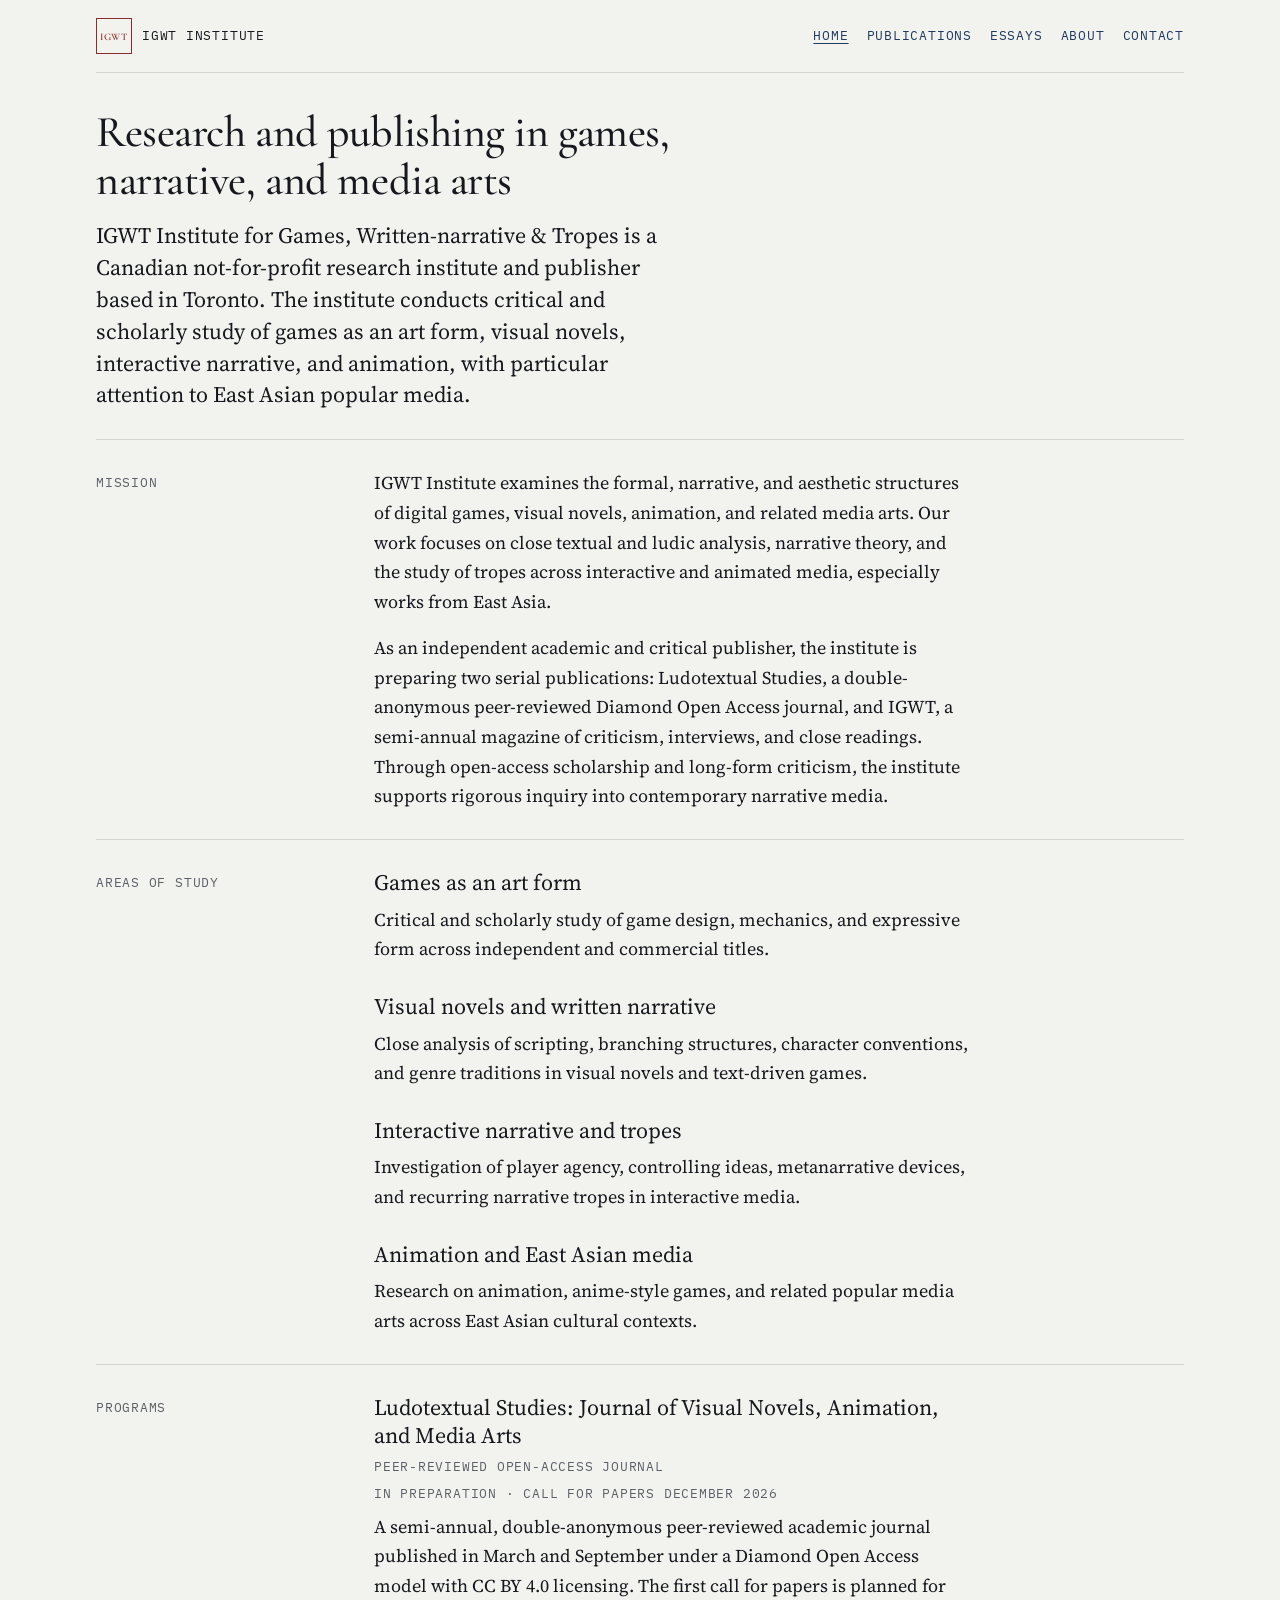
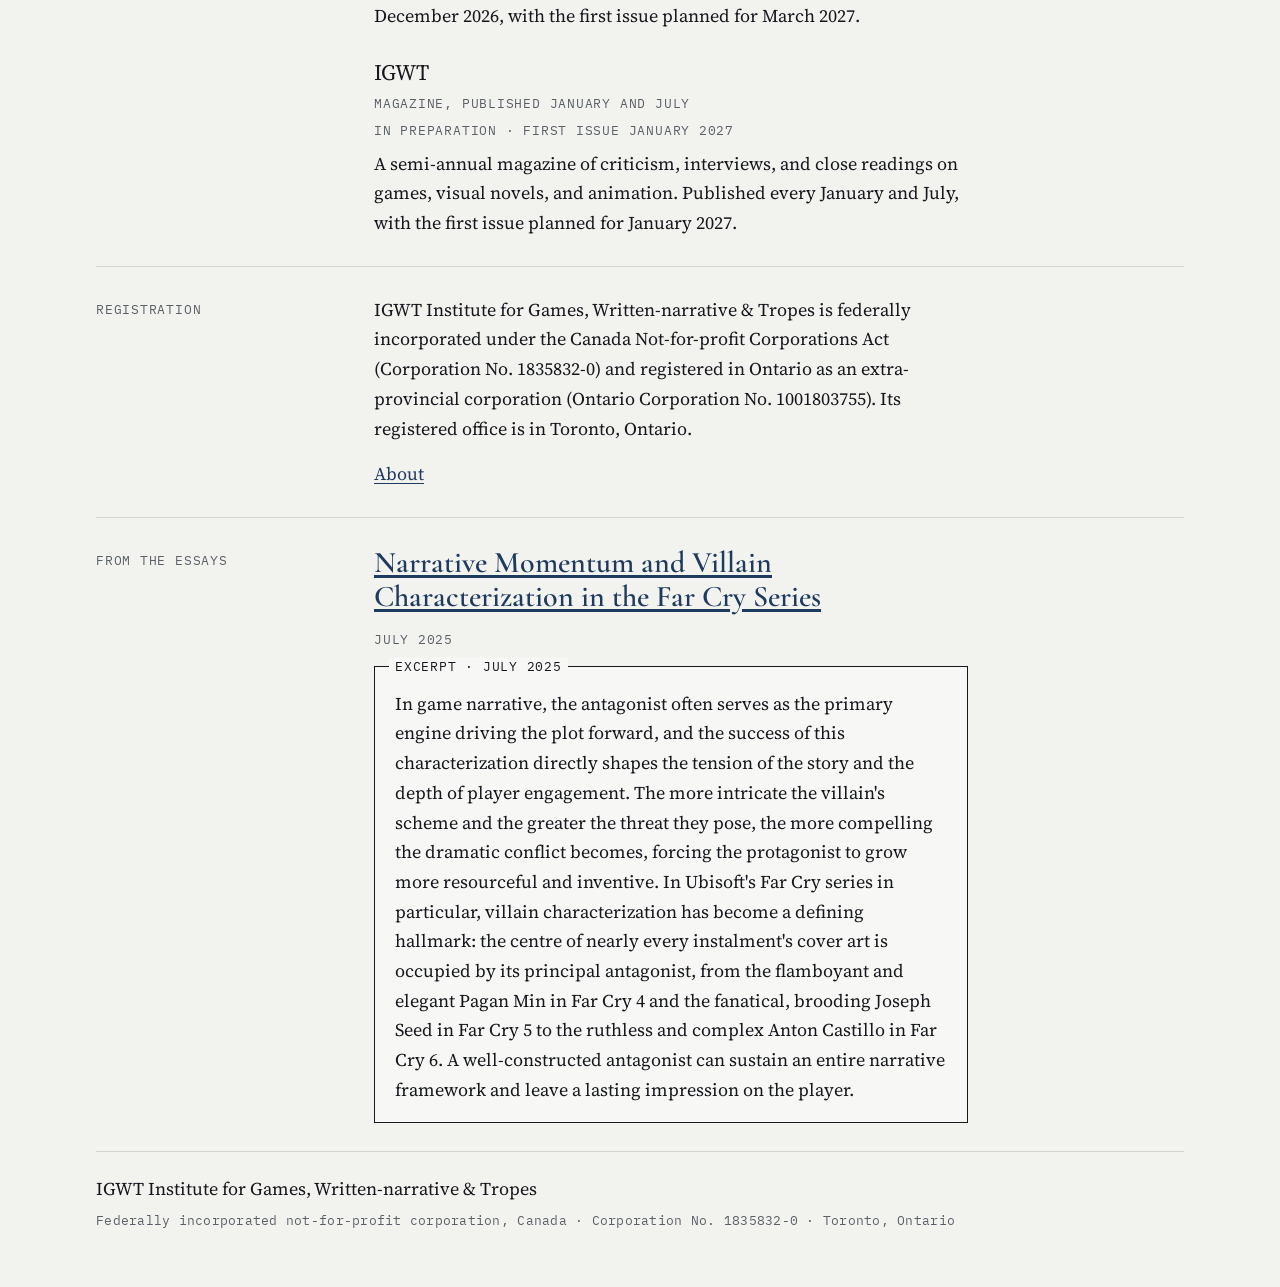
<file: index.html>
<!DOCTYPE html>
<html lang="en">
<head>
<meta charset="utf-8">
<meta name="viewport" content="width=device-width, initial-scale=1">
<title>IGWT Institute</title>
<meta name="description" content="Critical study of games and narrative media">
<link rel="canonical" href="https://igwtinstitute.org/">
<meta property="og:title" content="IGWT Institute">
<meta property="og:description" content="Critical study of games and narrative media">
<meta property="og:type" content="website">
<meta property="og:url" content="https://igwtinstitute.org/">
<link rel="icon" href="data:image/svg+xml,%3Csvg%20xmlns%3D%22http%3A%2F%2Fwww.w3.org%2F2000%2Fsvg%22%20viewBox%3D%220%200%2032%2032%22%3E%3Crect%20width%3D%2232%22%20height%3D%2232%22%20fill%3D%22%23F2F3EF%22%2F%3E%3Crect%20x%3D%221%22%20y%3D%221%22%20width%3D%2230%22%20height%3D%2230%22%20fill%3D%22none%22%20stroke%3D%22%238A2C2C%22%20stroke-width%3D%221%22%2F%3E%3Ctext%20x%3D%2216%22%20y%3D%2220%22%20text-anchor%3D%22middle%22%20fill%3D%22%238A2C2C%22%20font-family%3D%22Georgia%2C%20serif%22%20font-size%3D%228%22%20font-weight%3D%22600%22%20letter-spacing%3D%220.5%22%3EIGWT%3C%2Ftext%3E%3C%2Fsvg%3E" type="image/svg+xml">
<link rel="stylesheet" href="https://fonts.googleapis.com/css2?family=Cormorant+Garamond:wght@500;600&family=IBM+Plex+Mono:wght@400&family=Source+Serif+4:opsz,wght@8..60,400&display=swap">
<link rel="stylesheet" href="style.css">
<script type="application/ld+json">{"@context":"https://schema.org","@type":"NGO","name":"IGWT Institute for Games, Written-narrative & Tropes","alternateName":"IGWT Institute","url":"https://igwtinstitute.org","email":"igwt.institute@gmail.com","foundingDate":"2026-11-04","address":{"@type":"PostalAddress","addressLocality":"Toronto","addressRegion":"ON","addressCountry":"CA"},"identifier":[{"@type":"PropertyValue","propertyID":"Corporations Canada corporation number","value":"1835832-0"}],"founder":{"@type":"Person","name":"Edward Huang"}}</script></head>
<body>
<div class="shell">
<header class="site-header"><a class="brand" href="index.html"><svg class="seal" viewBox="0 0 36 36" aria-hidden="true" focusable="false"><rect x="0.5" y="0.5" width="35" height="35" fill="none" stroke="currentColor" stroke-width="1"></rect><text x="18" y="22" text-anchor="middle" fill="currentColor" font-family="Cormorant Garamond, Georgia, serif" font-size="10" font-weight="600" letter-spacing="0.6">IGWT</text></svg><span>IGWT Institute</span></a><nav class="nav"><a href="index.html" aria-current="page">Home</a><a href="publications.html">Publications</a><a href="essays.html">Essays</a><a href="about.html">About</a><a href="contact.html">Contact</a></nav></header>
<main>
<section class="band"><div class="content content-full"><h1>Research and publishing in games, narrative, and media arts</h1><p class="lede">IGWT Institute for Games, Written-narrative &amp; Tropes is a Canadian not-for-profit research institute and publisher based in Toronto. The institute conducts critical and scholarly study of games as an art form, visual novels, interactive narrative, and animation, with particular attention to East Asian popular media.</p></div></section>
<section class="band"><h2 class="label">Mission</h2><div class="content"><p>IGWT Institute examines the formal, narrative, and aesthetic structures of digital games, visual novels, animation, and related media arts. Our work focuses on close textual and ludic analysis, narrative theory, and the study of tropes across interactive and animated media, especially works from East Asia.</p><p>As an independent academic and critical publisher, the institute is preparing two serial publications: Ludotextual Studies, a double-anonymous peer-reviewed Diamond Open Access journal, and IGWT, a semi-annual magazine of criticism, interviews, and close readings. Through open-access scholarship and long-form criticism, the institute supports rigorous inquiry into contemporary narrative media.</p></div></section>
<section class="band"><h2 class="label">Areas of study</h2><div class="content"><div class="stack"><div class="item"><h3 class="subhead">Games as an art form</h3><p>Critical and scholarly study of game design, mechanics, and expressive form across independent and commercial titles.</p></div><div class="item"><h3 class="subhead">Visual novels and written narrative</h3><p>Close analysis of scripting, branching structures, character conventions, and genre traditions in visual novels and text-driven games.</p></div><div class="item"><h3 class="subhead">Interactive narrative and tropes</h3><p>Investigation of player agency, controlling ideas, metanarrative devices, and recurring narrative tropes in interactive media.</p></div><div class="item"><h3 class="subhead">Animation and East Asian media</h3><p>Research on animation, anime-style games, and related popular media arts across East Asian cultural contexts.</p></div></div></div></section>
<section class="band"><h2 class="label">Programs</h2><div class="content"><div class="stack"><article class="item"><h3 class="subhead">Ludotextual Studies: Journal of Visual Novels, Animation, and Media Arts</h3><p class="meta">Peer-reviewed open-access journal</p><p class="meta">In preparation · Call for papers December 2026</p><p>A semi-annual, double-anonymous peer-reviewed academic journal published in March and September under a Diamond Open Access model with CC BY 4.0 licensing. The first call for papers is planned for December 2026, with the first issue planned for March 2027.</p></article><article class="item"><h3 class="subhead">IGWT</h3><p class="meta">Magazine, published January and July</p><p class="meta">In preparation · First issue January 2027</p><p>A semi-annual magazine of criticism, interviews, and close readings on games, visual novels, and animation. Published every January and July, with the first issue planned for January 2027.</p></article></div></div></section>
<section class="band"><h2 class="label">Registration</h2><div class="content"><p>IGWT Institute for Games, Written-narrative &amp; Tropes is federally incorporated under the Canada Not-for-profit Corporations Act (Corporation No. 1835832-0) and registered in Ontario as an extra-provincial corporation (Ontario Corporation No. 1001803755). Its registered office is in Toronto, Ontario.</p><p><a href="about.html">About</a></p></div></section>
<section class="band"><h2 class="label">From the essays</h2><div class="content"><h2 class="essay-title"><a href="essays.html#far-cry-villains">Narrative Momentum and Villain Characterization in the Far Cry Series</a></h2><p class="meta">July 2025</p><div class="text-window"><p class="tab">Excerpt · July 2025</p><p>In game narrative, the antagonist often serves as the primary engine driving the plot forward, and the success of this characterization directly shapes the tension of the story and the depth of player engagement. The more intricate the villain&#x27;s scheme and the greater the threat they pose, the more compelling the dramatic conflict becomes, forcing the protagonist to grow more resourceful and inventive. In Ubisoft&#x27;s Far Cry series in particular, villain characterization has become a defining hallmark: the centre of nearly every instalment&#x27;s cover art is occupied by its principal antagonist, from the flamboyant and elegant Pagan Min in Far Cry 4 and the fanatical, brooding Joseph Seed in Far Cry 5 to the ruthless and complex Anton Castillo in Far Cry 6. A well-constructed antagonist can sustain an entire narrative framework and leave a lasting impression on the player.</p></div></div></section>
</main>
<footer class="site-footer"><p>IGWT Institute for Games, Written-narrative &amp; Tropes</p><p class="meta">Federally incorporated not-for-profit corporation, Canada · Corporation No. 1835832-0 · Toronto, Ontario</p></footer>
</div>
</body>
</html>
</file>
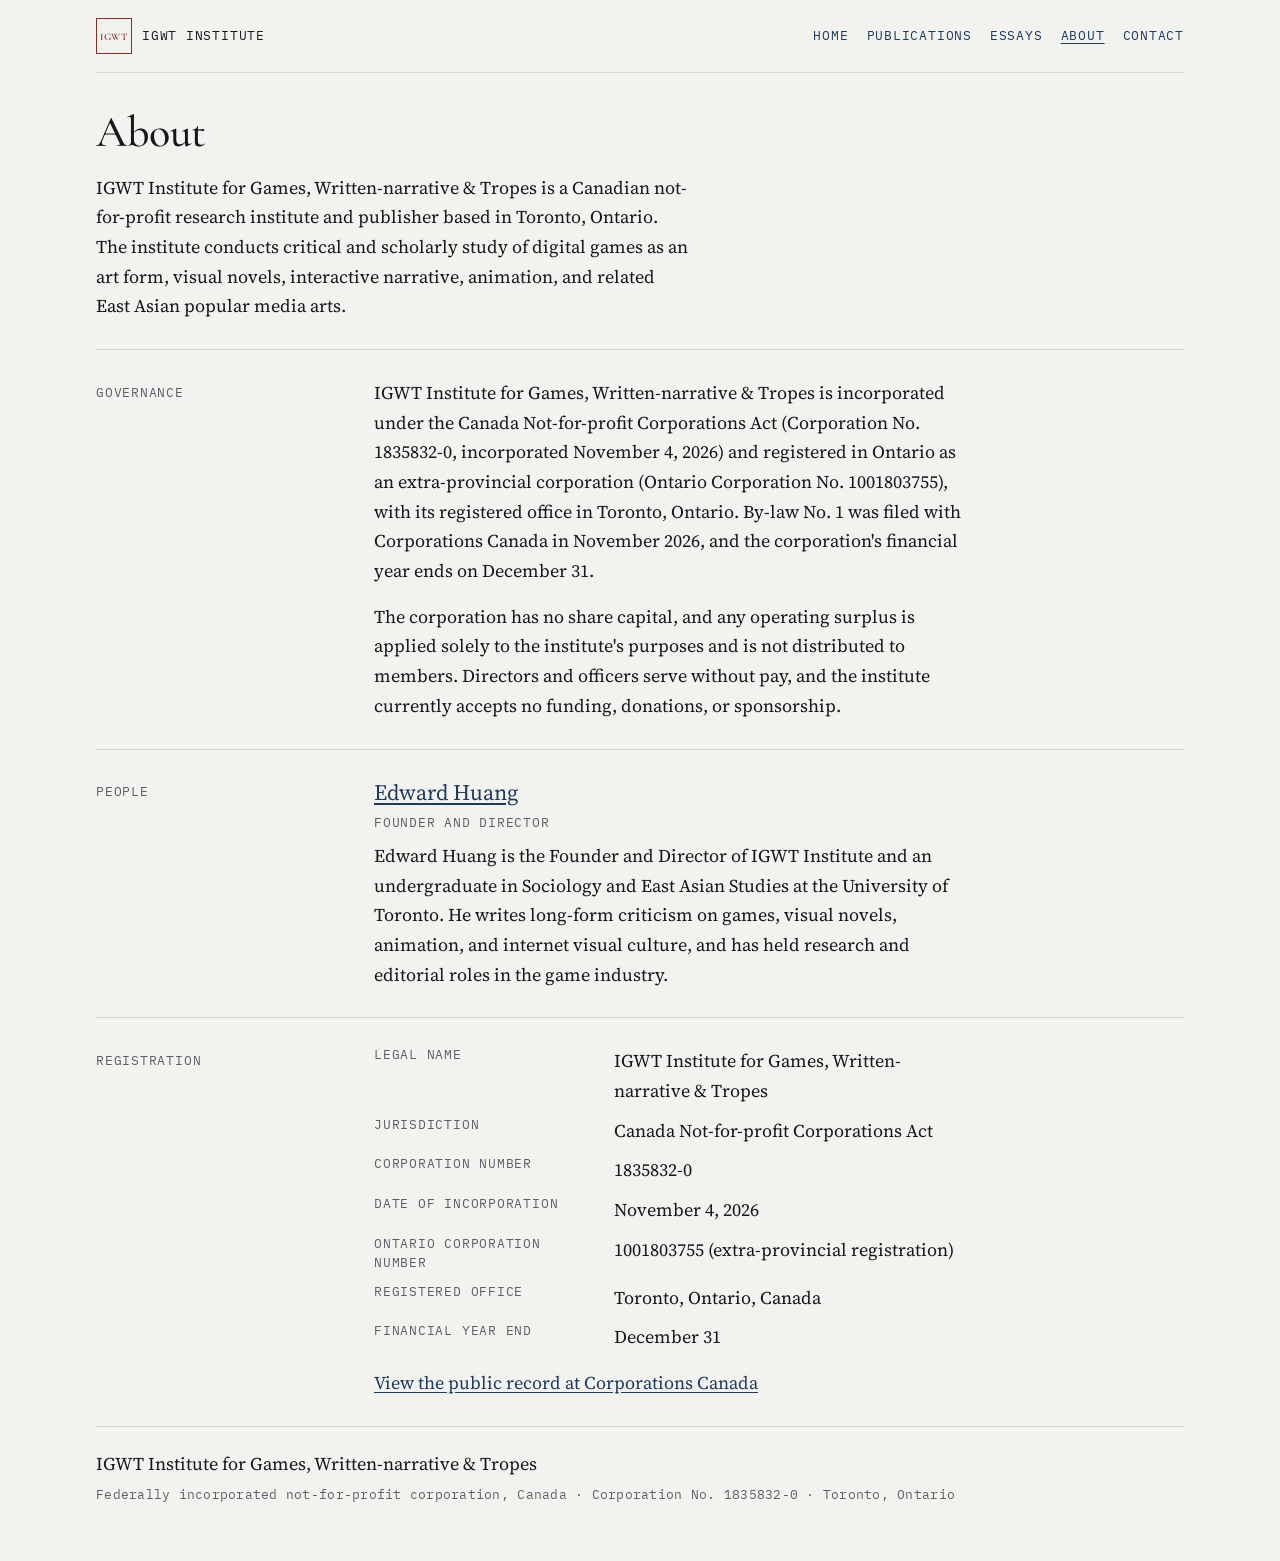
<file: about.html>
<!DOCTYPE html>
<html lang="en">
<head>
<meta charset="utf-8">
<meta name="viewport" content="width=device-width, initial-scale=1">
<title>About — IGWT Institute</title>
<meta name="description" content="IGWT Institute for Games, Written-narrative &amp; Tropes is a Canadian not-for-profit research institute and publisher based in Toronto, Ontario. The institute conducts critical and scholarly study of digital games as an art form, visual novels, interactive narrative, animation, and related East Asian popular media arts.">
<link rel="canonical" href="https://igwtinstitute.org/about.html">
<meta property="og:title" content="About — IGWT Institute">
<meta property="og:description" content="IGWT Institute for Games, Written-narrative &amp; Tropes is a Canadian not-for-profit research institute and publisher based in Toronto, Ontario. The institute conducts critical and scholarly study of digital games as an art form, visual novels, interactive narrative, animation, and related East Asian popular media arts.">
<meta property="og:type" content="website">
<meta property="og:url" content="https://igwtinstitute.org/about.html">
<link rel="icon" href="data:image/svg+xml,%3Csvg%20xmlns%3D%22http%3A%2F%2Fwww.w3.org%2F2000%2Fsvg%22%20viewBox%3D%220%200%2032%2032%22%3E%3Crect%20width%3D%2232%22%20height%3D%2232%22%20fill%3D%22%23F2F3EF%22%2F%3E%3Crect%20x%3D%221%22%20y%3D%221%22%20width%3D%2230%22%20height%3D%2230%22%20fill%3D%22none%22%20stroke%3D%22%238A2C2C%22%20stroke-width%3D%221%22%2F%3E%3Ctext%20x%3D%2216%22%20y%3D%2220%22%20text-anchor%3D%22middle%22%20fill%3D%22%238A2C2C%22%20font-family%3D%22Georgia%2C%20serif%22%20font-size%3D%228%22%20font-weight%3D%22600%22%20letter-spacing%3D%220.5%22%3EIGWT%3C%2Ftext%3E%3C%2Fsvg%3E" type="image/svg+xml">
<link rel="stylesheet" href="https://fonts.googleapis.com/css2?family=Cormorant+Garamond:wght@500;600&family=IBM+Plex+Mono:wght@400&family=Source+Serif+4:opsz,wght@8..60,400&display=swap">
<link rel="stylesheet" href="style.css">
</head>
<body>
<div class="shell">
<header class="site-header"><a class="brand" href="index.html"><svg class="seal" viewBox="0 0 36 36" aria-hidden="true" focusable="false"><rect x="0.5" y="0.5" width="35" height="35" fill="none" stroke="currentColor" stroke-width="1"></rect><text x="18" y="22" text-anchor="middle" fill="currentColor" font-family="Cormorant Garamond, Georgia, serif" font-size="10" font-weight="600" letter-spacing="0.6">IGWT</text></svg><span>IGWT Institute</span></a><nav class="nav"><a href="index.html">Home</a><a href="publications.html">Publications</a><a href="essays.html">Essays</a><a href="about.html" aria-current="page">About</a><a href="contact.html">Contact</a></nav></header>
<main>
<section class="band"><div class="content content-full"><h1>About</h1><p>IGWT Institute for Games, Written-narrative &amp; Tropes is a Canadian not-for-profit research institute and publisher based in Toronto, Ontario. The institute conducts critical and scholarly study of digital games as an art form, visual novels, interactive narrative, animation, and related East Asian popular media arts.</p></div></section>
<section class="band"><h2 class="label">Governance</h2><div class="content"><p>IGWT Institute for Games, Written-narrative &amp; Tropes is incorporated under the Canada Not-for-profit Corporations Act (Corporation No. 1835832-0, incorporated November 4, 2026) and registered in Ontario as an extra-provincial corporation (Ontario Corporation No. 1001803755), with its registered office in Toronto, Ontario. By-law No. 1 was filed with Corporations Canada in November 2026, and the corporation&#x27;s financial year ends on December 31.</p><p>The corporation has no share capital, and any operating surplus is applied solely to the institute&#x27;s purposes and is not distributed to members. Directors and officers serve without pay, and the institute currently accepts no funding, donations, or sponsorship.</p></div></section>
<section class="band"><h2 class="label">People</h2><div class="content"><div class="stack"><article class="item"><h3 class="subhead"><a href="https://edwardhuang.igwtinstitute.org" rel="noopener noreferrer">Edward Huang</a></h3><p class="meta">Founder and Director</p><p>Edward Huang is the Founder and Director of IGWT Institute and an undergraduate in Sociology and East Asian Studies at the University of Toronto. He writes long-form criticism on games, visual novels, animation, and internet visual culture, and has held research and editorial roles in the game industry.</p></article></div></div></section>
<section class="band"><h2 class="label">Registration</h2><div class="content"><dl class="facts"><div><dt>Legal name</dt><dd>IGWT Institute for Games, Written-narrative &amp; Tropes</dd></div><div><dt>Jurisdiction</dt><dd>Canada Not-for-profit Corporations Act</dd></div><div><dt>Corporation number</dt><dd>1835832-0</dd></div><div><dt>Date of incorporation</dt><dd>November 4, 2026</dd></div><div><dt>Ontario Corporation Number</dt><dd>1001803755 (extra-provincial registration)</dd></div><div><dt>Registered office</dt><dd>Toronto, Ontario, Canada</dd></div><div><dt>Financial year end</dt><dd>December 31</dd></div></dl><p><a href="https://ised-isde.canada.ca/cc/lgcy/fdrlCrpDtls.html?corpId=18358320&amp;locale=en_CA" rel="noopener noreferrer">View the public record at Corporations Canada</a></p></div></section>
</main>
<footer class="site-footer"><p>IGWT Institute for Games, Written-narrative &amp; Tropes</p><p class="meta">Federally incorporated not-for-profit corporation, Canada · Corporation No. 1835832-0 · Toronto, Ontario</p></footer>
</div>
</body>
</html>
</file>
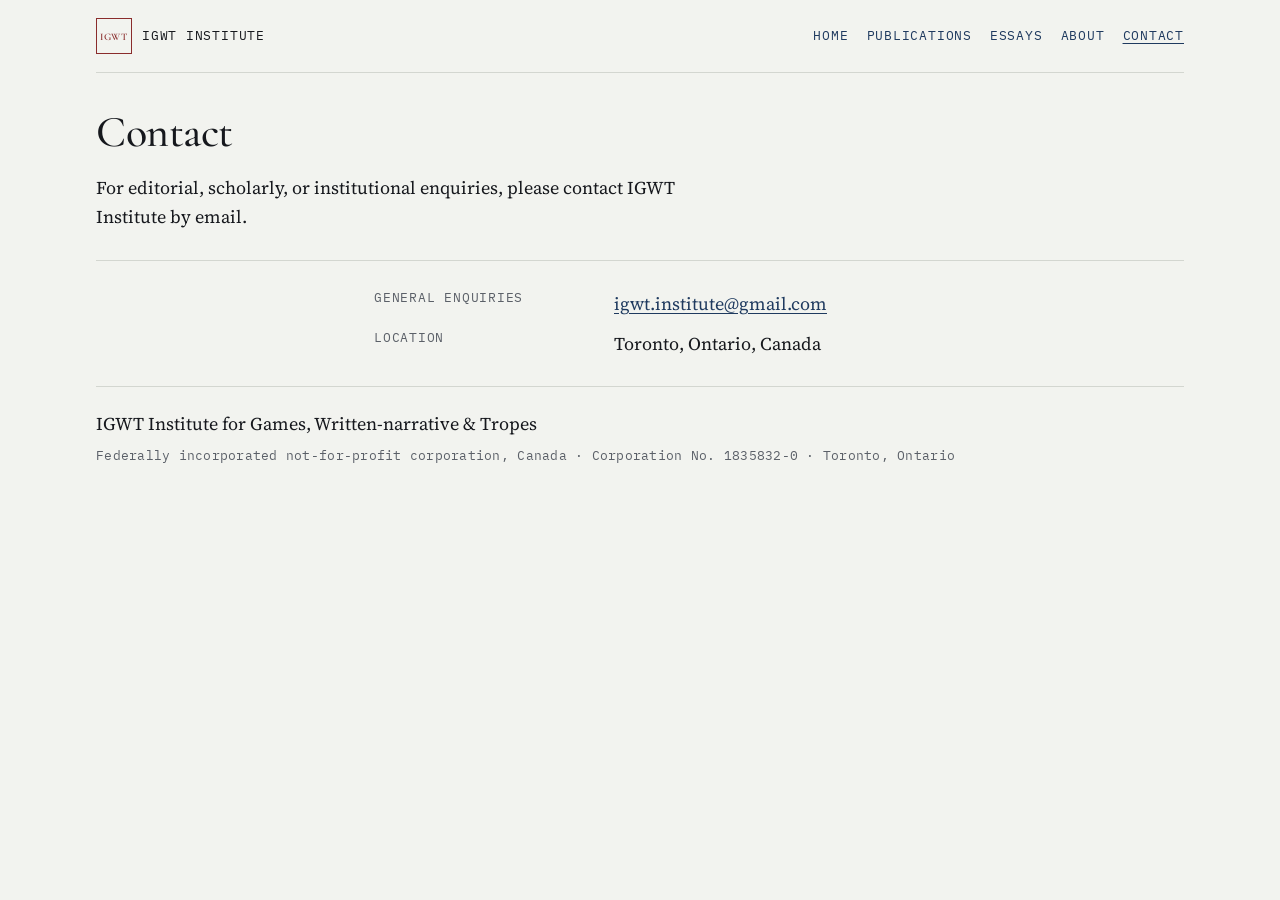
<file: contact.html>
<!DOCTYPE html>
<html lang="en">
<head>
<meta charset="utf-8">
<meta name="viewport" content="width=device-width, initial-scale=1">
<title>Contact — IGWT Institute</title>
<meta name="description" content="For editorial, scholarly, or institutional enquiries, please contact IGWT Institute by email.">
<link rel="canonical" href="https://igwtinstitute.org/contact.html">
<meta property="og:title" content="Contact — IGWT Institute">
<meta property="og:description" content="For editorial, scholarly, or institutional enquiries, please contact IGWT Institute by email.">
<meta property="og:type" content="website">
<meta property="og:url" content="https://igwtinstitute.org/contact.html">
<link rel="icon" href="data:image/svg+xml,%3Csvg%20xmlns%3D%22http%3A%2F%2Fwww.w3.org%2F2000%2Fsvg%22%20viewBox%3D%220%200%2032%2032%22%3E%3Crect%20width%3D%2232%22%20height%3D%2232%22%20fill%3D%22%23F2F3EF%22%2F%3E%3Crect%20x%3D%221%22%20y%3D%221%22%20width%3D%2230%22%20height%3D%2230%22%20fill%3D%22none%22%20stroke%3D%22%238A2C2C%22%20stroke-width%3D%221%22%2F%3E%3Ctext%20x%3D%2216%22%20y%3D%2220%22%20text-anchor%3D%22middle%22%20fill%3D%22%238A2C2C%22%20font-family%3D%22Georgia%2C%20serif%22%20font-size%3D%228%22%20font-weight%3D%22600%22%20letter-spacing%3D%220.5%22%3EIGWT%3C%2Ftext%3E%3C%2Fsvg%3E" type="image/svg+xml">
<link rel="stylesheet" href="https://fonts.googleapis.com/css2?family=Cormorant+Garamond:wght@500;600&family=IBM+Plex+Mono:wght@400&family=Source+Serif+4:opsz,wght@8..60,400&display=swap">
<link rel="stylesheet" href="style.css">
</head>
<body>
<div class="shell">
<header class="site-header"><a class="brand" href="index.html"><svg class="seal" viewBox="0 0 36 36" aria-hidden="true" focusable="false"><rect x="0.5" y="0.5" width="35" height="35" fill="none" stroke="currentColor" stroke-width="1"></rect><text x="18" y="22" text-anchor="middle" fill="currentColor" font-family="Cormorant Garamond, Georgia, serif" font-size="10" font-weight="600" letter-spacing="0.6">IGWT</text></svg><span>IGWT Institute</span></a><nav class="nav"><a href="index.html">Home</a><a href="publications.html">Publications</a><a href="essays.html">Essays</a><a href="about.html">About</a><a href="contact.html" aria-current="page">Contact</a></nav></header>
<main>
<section class="band"><div class="content content-full"><h1>Contact</h1><p>For editorial, scholarly, or institutional enquiries, please contact IGWT Institute by email.</p></div></section>
<section class="band"><div class="content"><dl class="facts"><div><dt>General enquiries</dt><dd><a href="mailto:igwt.institute@gmail.com">igwt.institute@gmail.com</a></dd></div><div><dt>Location</dt><dd>Toronto, Ontario, Canada</dd></div></dl></div></section>
</main>
<footer class="site-footer"><p>IGWT Institute for Games, Written-narrative &amp; Tropes</p><p class="meta">Federally incorporated not-for-profit corporation, Canada · Corporation No. 1835832-0 · Toronto, Ontario</p></footer>
</div>
</body>
</html>
</file>
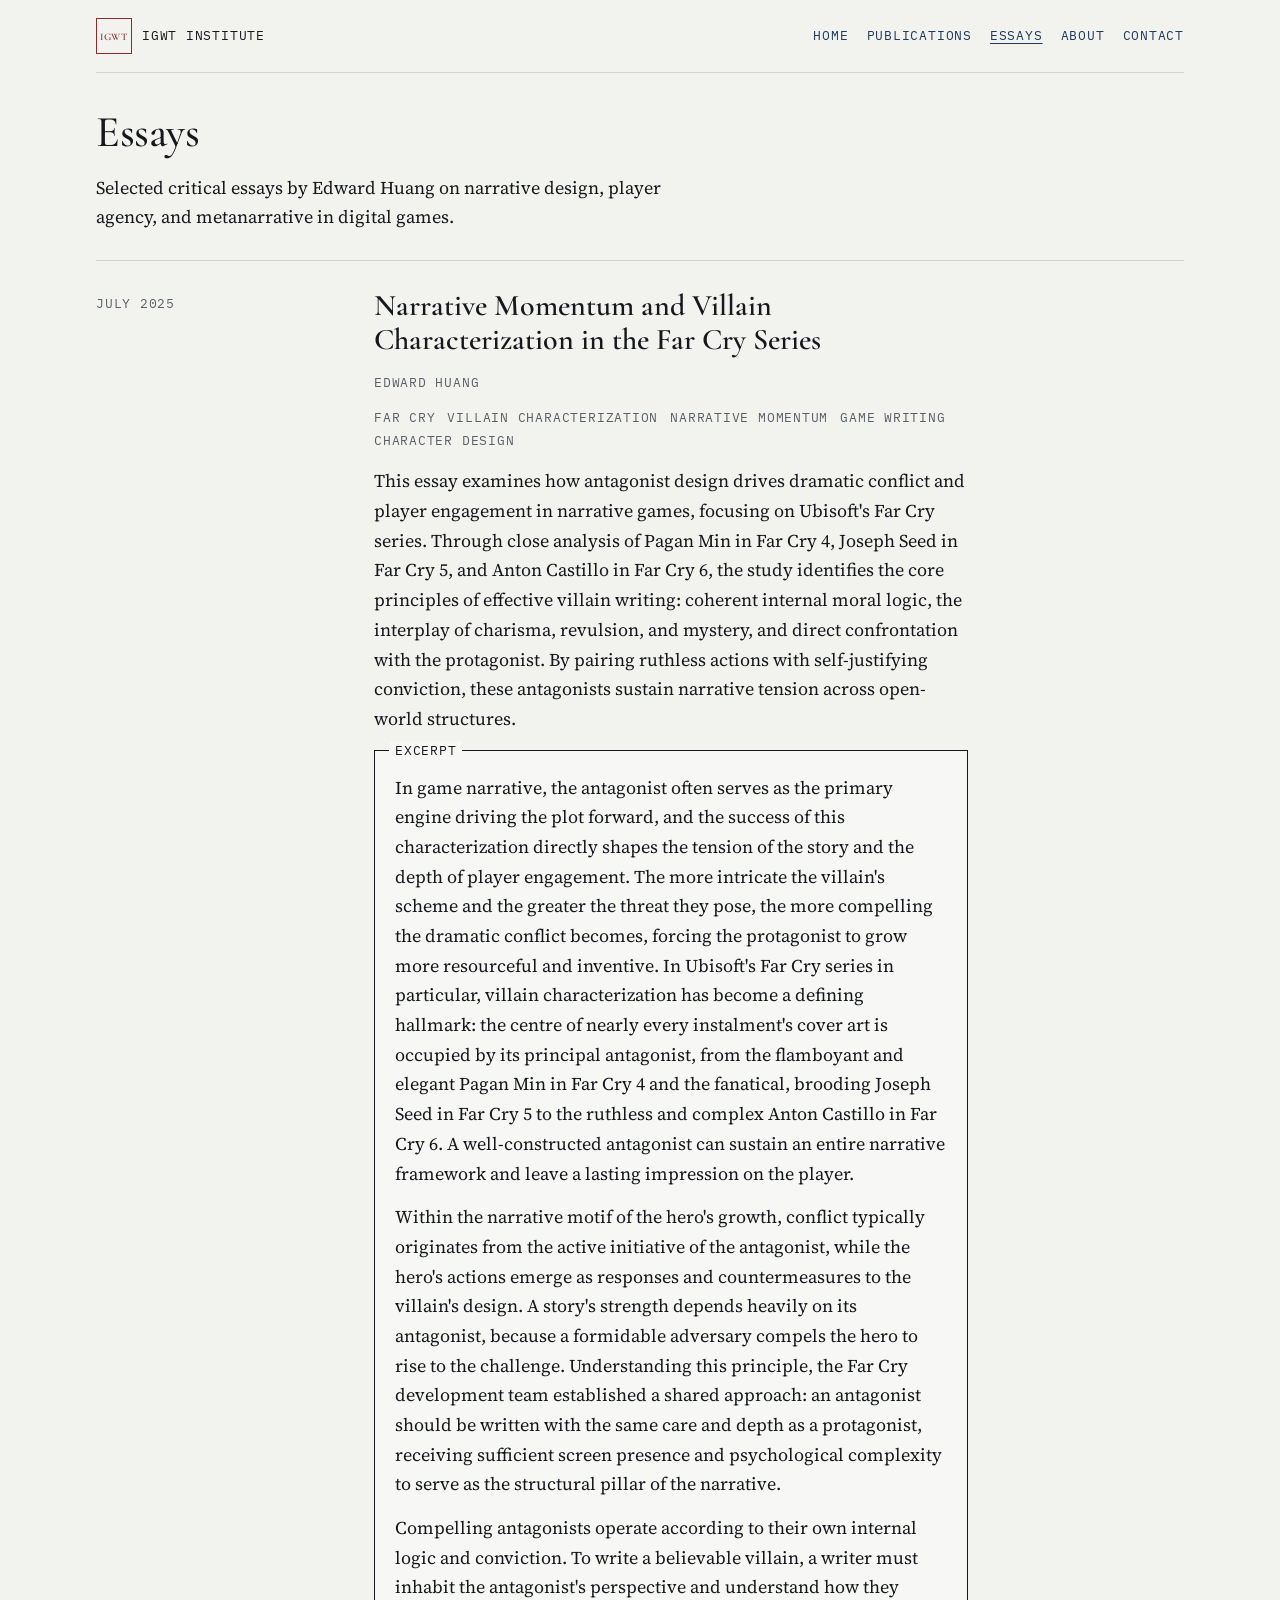
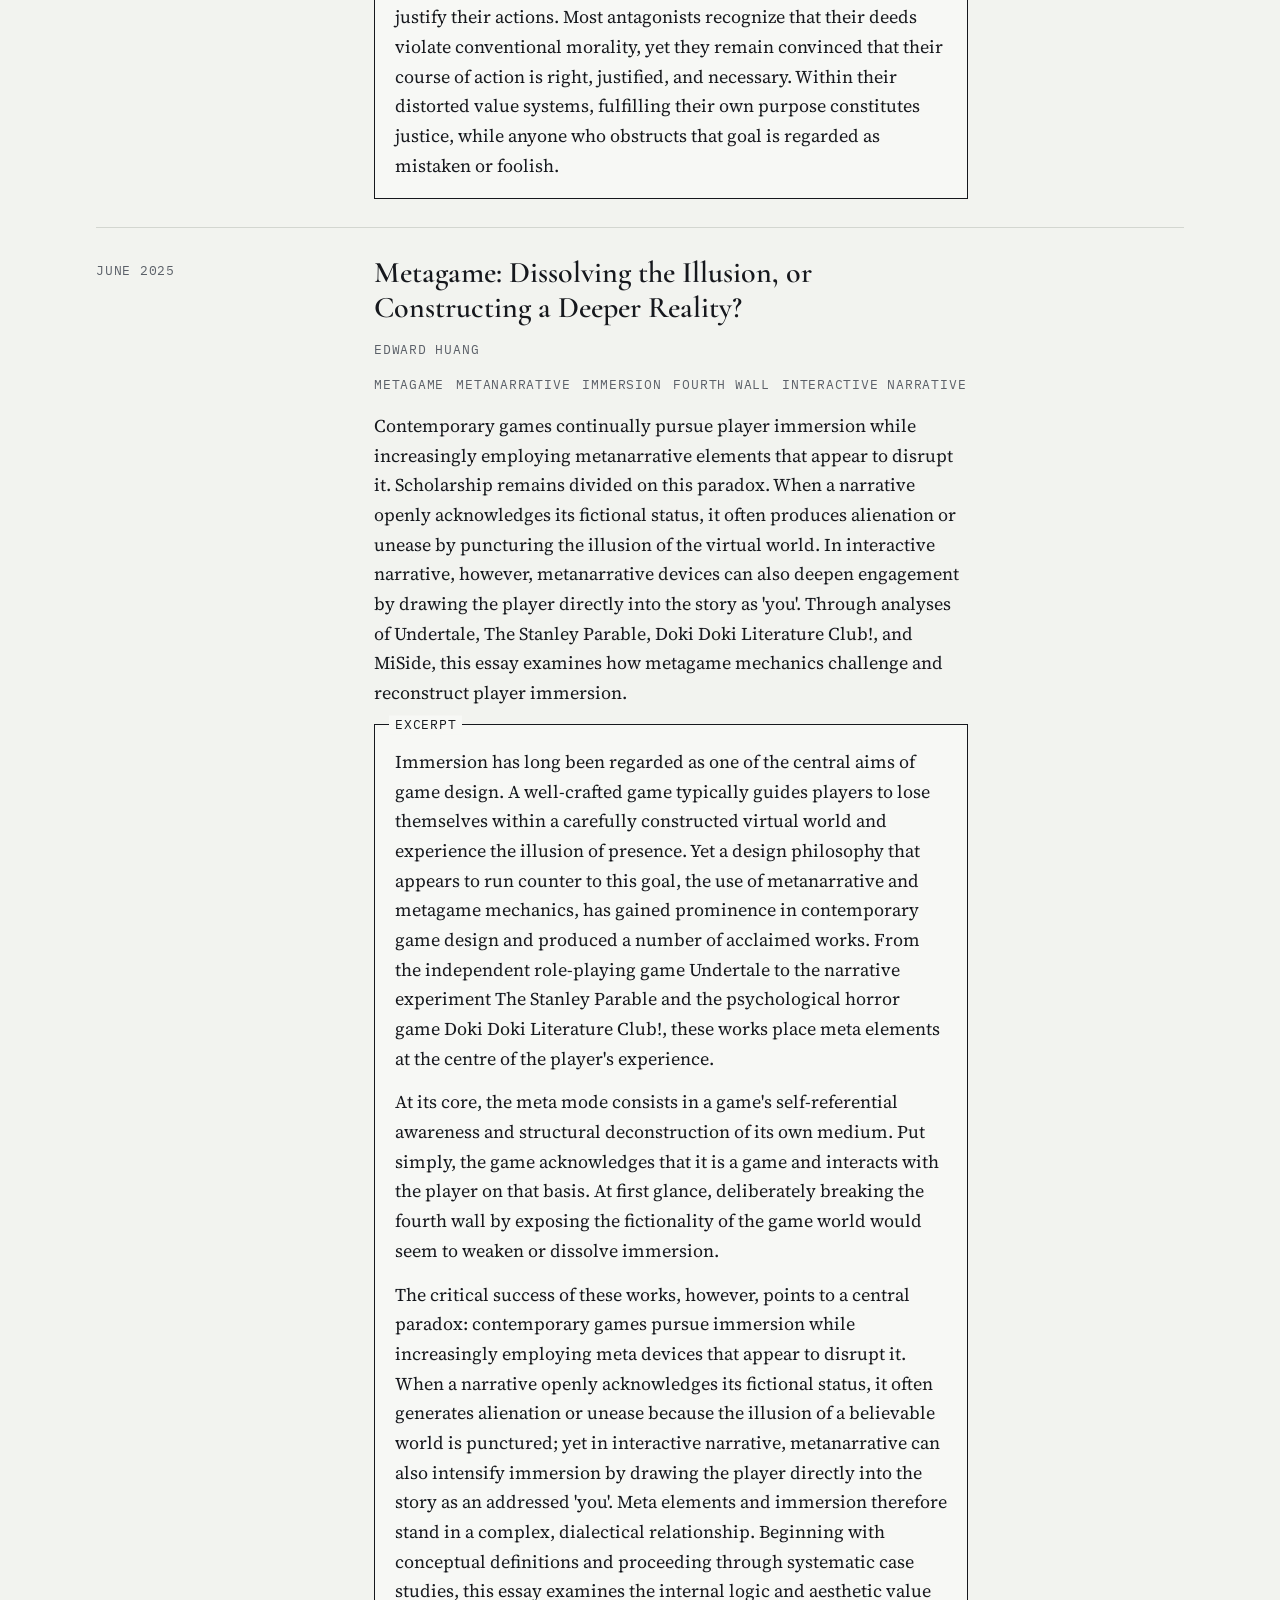
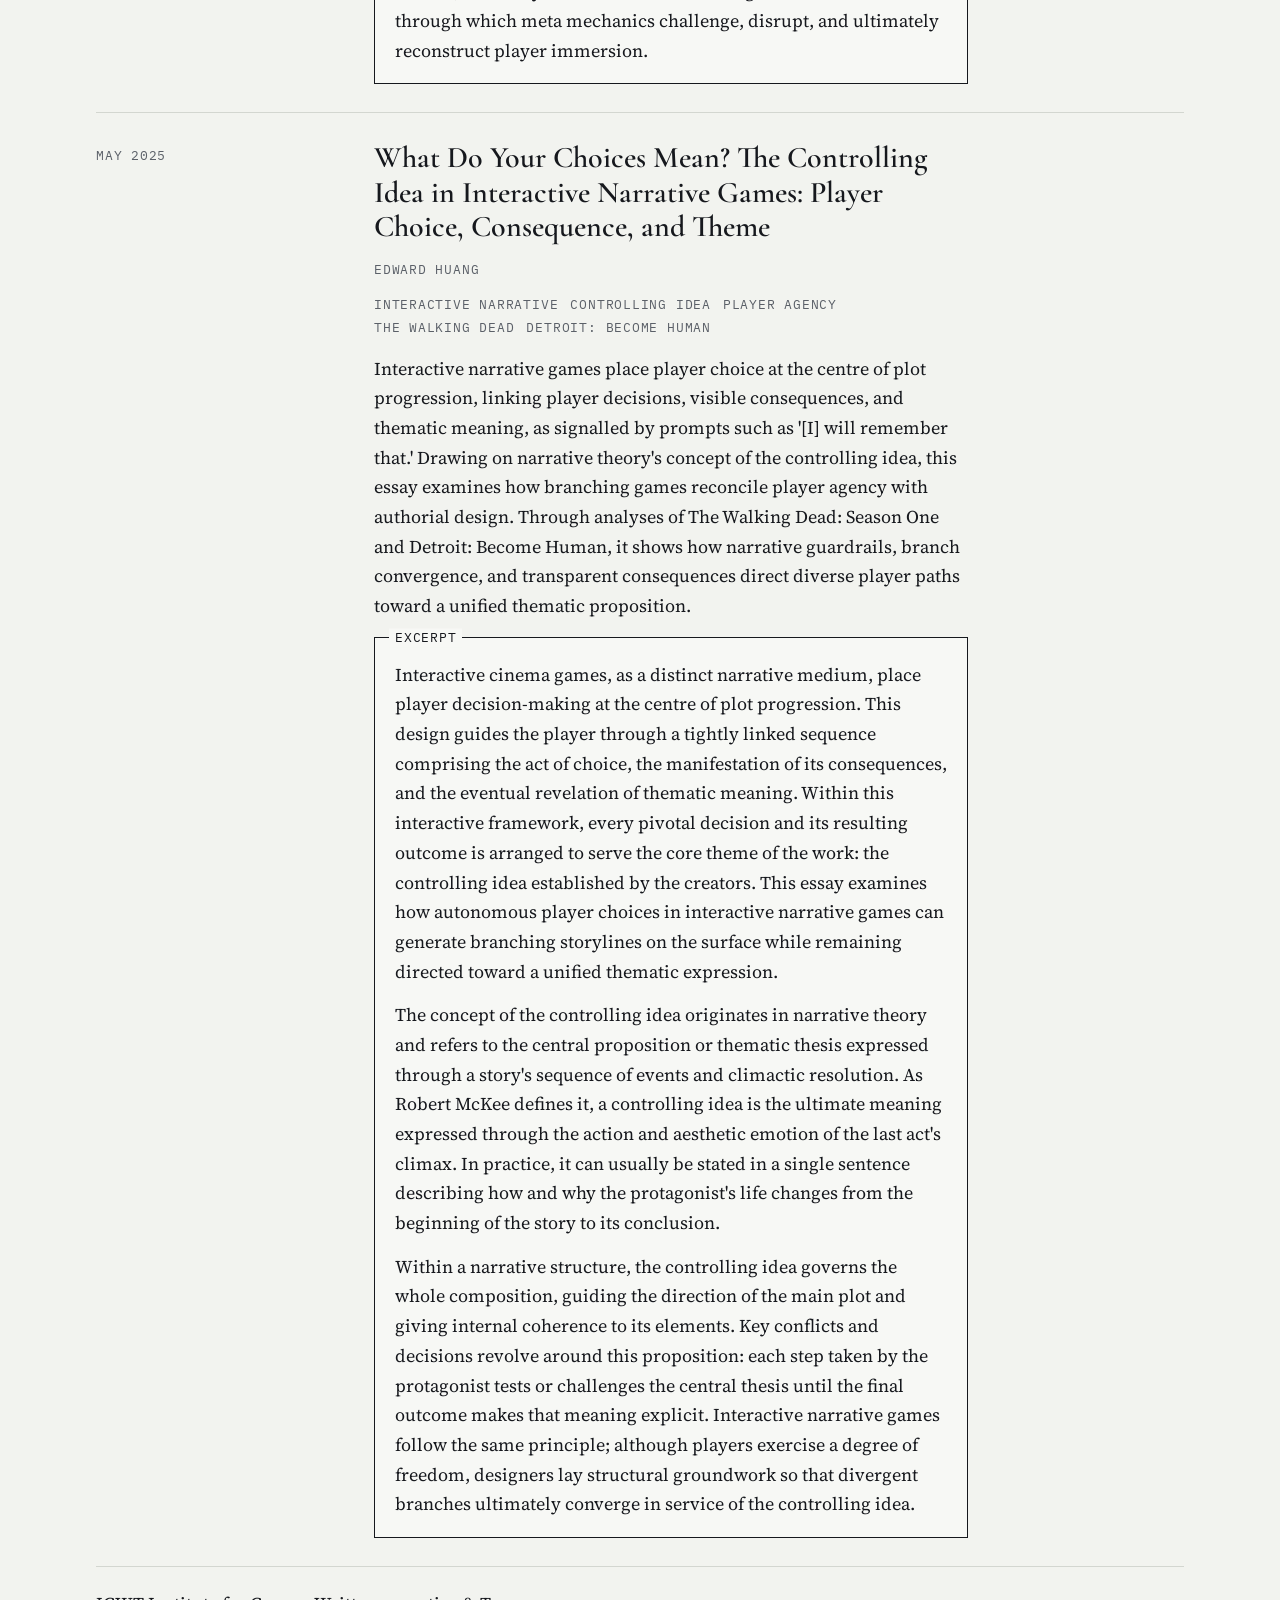
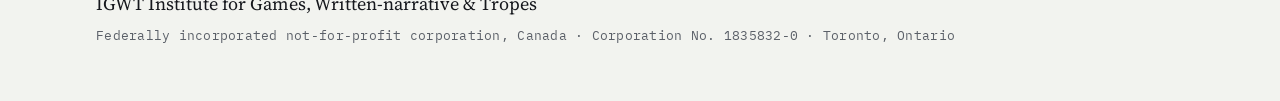
<file: essays.html>
<!DOCTYPE html>
<html lang="en">
<head>
<meta charset="utf-8">
<meta name="viewport" content="width=device-width, initial-scale=1">
<title>Essays — IGWT Institute</title>
<meta name="description" content="Selected critical essays by Edward Huang on narrative design, player agency, and metanarrative in digital games.">
<link rel="canonical" href="https://igwtinstitute.org/essays.html">
<meta property="og:title" content="Essays — IGWT Institute">
<meta property="og:description" content="Selected critical essays by Edward Huang on narrative design, player agency, and metanarrative in digital games.">
<meta property="og:type" content="website">
<meta property="og:url" content="https://igwtinstitute.org/essays.html">
<link rel="icon" href="data:image/svg+xml,%3Csvg%20xmlns%3D%22http%3A%2F%2Fwww.w3.org%2F2000%2Fsvg%22%20viewBox%3D%220%200%2032%2032%22%3E%3Crect%20width%3D%2232%22%20height%3D%2232%22%20fill%3D%22%23F2F3EF%22%2F%3E%3Crect%20x%3D%221%22%20y%3D%221%22%20width%3D%2230%22%20height%3D%2230%22%20fill%3D%22none%22%20stroke%3D%22%238A2C2C%22%20stroke-width%3D%221%22%2F%3E%3Ctext%20x%3D%2216%22%20y%3D%2220%22%20text-anchor%3D%22middle%22%20fill%3D%22%238A2C2C%22%20font-family%3D%22Georgia%2C%20serif%22%20font-size%3D%228%22%20font-weight%3D%22600%22%20letter-spacing%3D%220.5%22%3EIGWT%3C%2Ftext%3E%3C%2Fsvg%3E" type="image/svg+xml">
<link rel="stylesheet" href="https://fonts.googleapis.com/css2?family=Cormorant+Garamond:wght@500;600&family=IBM+Plex+Mono:wght@400&family=Source+Serif+4:opsz,wght@8..60,400&display=swap">
<link rel="stylesheet" href="style.css">
</head>
<body>
<div class="shell">
<header class="site-header"><a class="brand" href="index.html"><svg class="seal" viewBox="0 0 36 36" aria-hidden="true" focusable="false"><rect x="0.5" y="0.5" width="35" height="35" fill="none" stroke="currentColor" stroke-width="1"></rect><text x="18" y="22" text-anchor="middle" fill="currentColor" font-family="Cormorant Garamond, Georgia, serif" font-size="10" font-weight="600" letter-spacing="0.6">IGWT</text></svg><span>IGWT Institute</span></a><nav class="nav"><a href="index.html">Home</a><a href="publications.html">Publications</a><a href="essays.html" aria-current="page">Essays</a><a href="about.html">About</a><a href="contact.html">Contact</a></nav></header>
<main>
<section class="band"><div class="content content-full"><h1>Essays</h1><p>Selected critical essays by Edward Huang on narrative design, player agency, and metanarrative in digital games.</p></div></section>
<article class="band" id="far-cry-villains"><p class="label">July 2025</p><div class="content"><h2 class="essay-title">Narrative Momentum and Villain Characterization in the Far Cry Series</h2><p class="meta">Edward Huang</p><ul class="keywords"><li>Far Cry</li><li>villain characterization</li><li>narrative momentum</li><li>game writing</li><li>character design</li></ul><p>This essay examines how antagonist design drives dramatic conflict and player engagement in narrative games, focusing on Ubisoft&#x27;s Far Cry series. Through close analysis of Pagan Min in Far Cry 4, Joseph Seed in Far Cry 5, and Anton Castillo in Far Cry 6, the study identifies the core principles of effective villain writing: coherent internal moral logic, the interplay of charisma, revulsion, and mystery, and direct confrontation with the protagonist. By pairing ruthless actions with self-justifying conviction, these antagonists sustain narrative tension across open-world structures.</p><div class="text-window"><p class="tab">Excerpt</p><p>In game narrative, the antagonist often serves as the primary engine driving the plot forward, and the success of this characterization directly shapes the tension of the story and the depth of player engagement. The more intricate the villain&#x27;s scheme and the greater the threat they pose, the more compelling the dramatic conflict becomes, forcing the protagonist to grow more resourceful and inventive. In Ubisoft&#x27;s Far Cry series in particular, villain characterization has become a defining hallmark: the centre of nearly every instalment&#x27;s cover art is occupied by its principal antagonist, from the flamboyant and elegant Pagan Min in Far Cry 4 and the fanatical, brooding Joseph Seed in Far Cry 5 to the ruthless and complex Anton Castillo in Far Cry 6. A well-constructed antagonist can sustain an entire narrative framework and leave a lasting impression on the player.</p><p>Within the narrative motif of the hero&#x27;s growth, conflict typically originates from the active initiative of the antagonist, while the hero&#x27;s actions emerge as responses and countermeasures to the villain&#x27;s design. A story&#x27;s strength depends heavily on its antagonist, because a formidable adversary compels the hero to rise to the challenge. Understanding this principle, the Far Cry development team established a shared approach: an antagonist should be written with the same care and depth as a protagonist, receiving sufficient screen presence and psychological complexity to serve as the structural pillar of the narrative.</p><p>Compelling antagonists operate according to their own internal logic and conviction. To write a believable villain, a writer must inhabit the antagonist&#x27;s perspective and understand how they justify their actions. Most antagonists recognize that their deeds violate conventional morality, yet they remain convinced that their course of action is right, justified, and necessary. Within their distorted value systems, fulfilling their own purpose constitutes justice, while anyone who obstructs that goal is regarded as mistaken or foolish.</p></div></div></article>
<article class="band" id="metagame"><p class="label">June 2025</p><div class="content"><h2 class="essay-title">Metagame: Dissolving the Illusion, or Constructing a Deeper Reality?</h2><p class="meta">Edward Huang</p><ul class="keywords"><li>metagame</li><li>metanarrative</li><li>immersion</li><li>fourth wall</li><li>interactive narrative</li></ul><p>Contemporary games continually pursue player immersion while increasingly employing metanarrative elements that appear to disrupt it. Scholarship remains divided on this paradox. When a narrative openly acknowledges its fictional status, it often produces alienation or unease by puncturing the illusion of the virtual world. In interactive narrative, however, metanarrative devices can also deepen engagement by drawing the player directly into the story as &#x27;you&#x27;. Through analyses of Undertale, The Stanley Parable, Doki Doki Literature Club!, and MiSide, this essay examines how metagame mechanics challenge and reconstruct player immersion.</p><div class="text-window"><p class="tab">Excerpt</p><p>Immersion has long been regarded as one of the central aims of game design. A well-crafted game typically guides players to lose themselves within a carefully constructed virtual world and experience the illusion of presence. Yet a design philosophy that appears to run counter to this goal, the use of metanarrative and metagame mechanics, has gained prominence in contemporary game design and produced a number of acclaimed works. From the independent role-playing game Undertale to the narrative experiment The Stanley Parable and the psychological horror game Doki Doki Literature Club!, these works place meta elements at the centre of the player&#x27;s experience.</p><p>At its core, the meta mode consists in a game&#x27;s self-referential awareness and structural deconstruction of its own medium. Put simply, the game acknowledges that it is a game and interacts with the player on that basis. At first glance, deliberately breaking the fourth wall by exposing the fictionality of the game world would seem to weaken or dissolve immersion.</p><p>The critical success of these works, however, points to a central paradox: contemporary games pursue immersion while increasingly employing meta devices that appear to disrupt it. When a narrative openly acknowledges its fictional status, it often generates alienation or unease because the illusion of a believable world is punctured; yet in interactive narrative, metanarrative can also intensify immersion by drawing the player directly into the story as an addressed &#x27;you&#x27;. Meta elements and immersion therefore stand in a complex, dialectical relationship. Beginning with conceptual definitions and proceeding through systematic case studies, this essay examines the internal logic and aesthetic value through which meta mechanics challenge, disrupt, and ultimately reconstruct player immersion.</p></div></div></article>
<article class="band" id="controlling-idea"><p class="label">May 2025</p><div class="content"><h2 class="essay-title">What Do Your Choices Mean? The Controlling Idea in Interactive Narrative Games: Player Choice, Consequence, and Theme</h2><p class="meta">Edward Huang</p><ul class="keywords"><li>interactive narrative</li><li>controlling idea</li><li>player agency</li><li>The Walking Dead</li><li>Detroit: Become Human</li></ul><p>Interactive narrative games place player choice at the centre of plot progression, linking player decisions, visible consequences, and thematic meaning, as signalled by prompts such as &#x27;[I] will remember that.&#x27; Drawing on narrative theory&#x27;s concept of the controlling idea, this essay examines how branching games reconcile player agency with authorial design. Through analyses of The Walking Dead: Season One and Detroit: Become Human, it shows how narrative guardrails, branch convergence, and transparent consequences direct diverse player paths toward a unified thematic proposition.</p><div class="text-window"><p class="tab">Excerpt</p><p>Interactive cinema games, as a distinct narrative medium, place player decision-making at the centre of plot progression. This design guides the player through a tightly linked sequence comprising the act of choice, the manifestation of its consequences, and the eventual revelation of thematic meaning. Within this interactive framework, every pivotal decision and its resulting outcome is arranged to serve the core theme of the work: the controlling idea established by the creators. This essay examines how autonomous player choices in interactive narrative games can generate branching storylines on the surface while remaining directed toward a unified thematic expression.</p><p>The concept of the controlling idea originates in narrative theory and refers to the central proposition or thematic thesis expressed through a story&#x27;s sequence of events and climactic resolution. As Robert McKee defines it, a controlling idea is the ultimate meaning expressed through the action and aesthetic emotion of the last act&#x27;s climax. In practice, it can usually be stated in a single sentence describing how and why the protagonist&#x27;s life changes from the beginning of the story to its conclusion.</p><p>Within a narrative structure, the controlling idea governs the whole composition, guiding the direction of the main plot and giving internal coherence to its elements. Key conflicts and decisions revolve around this proposition: each step taken by the protagonist tests or challenges the central thesis until the final outcome makes that meaning explicit. Interactive narrative games follow the same principle; although players exercise a degree of freedom, designers lay structural groundwork so that divergent branches ultimately converge in service of the controlling idea.</p></div></div></article>
</main>
<footer class="site-footer"><p>IGWT Institute for Games, Written-narrative &amp; Tropes</p><p class="meta">Federally incorporated not-for-profit corporation, Canada · Corporation No. 1835832-0 · Toronto, Ontario</p></footer>
</div>
</body>
</html>
</file>
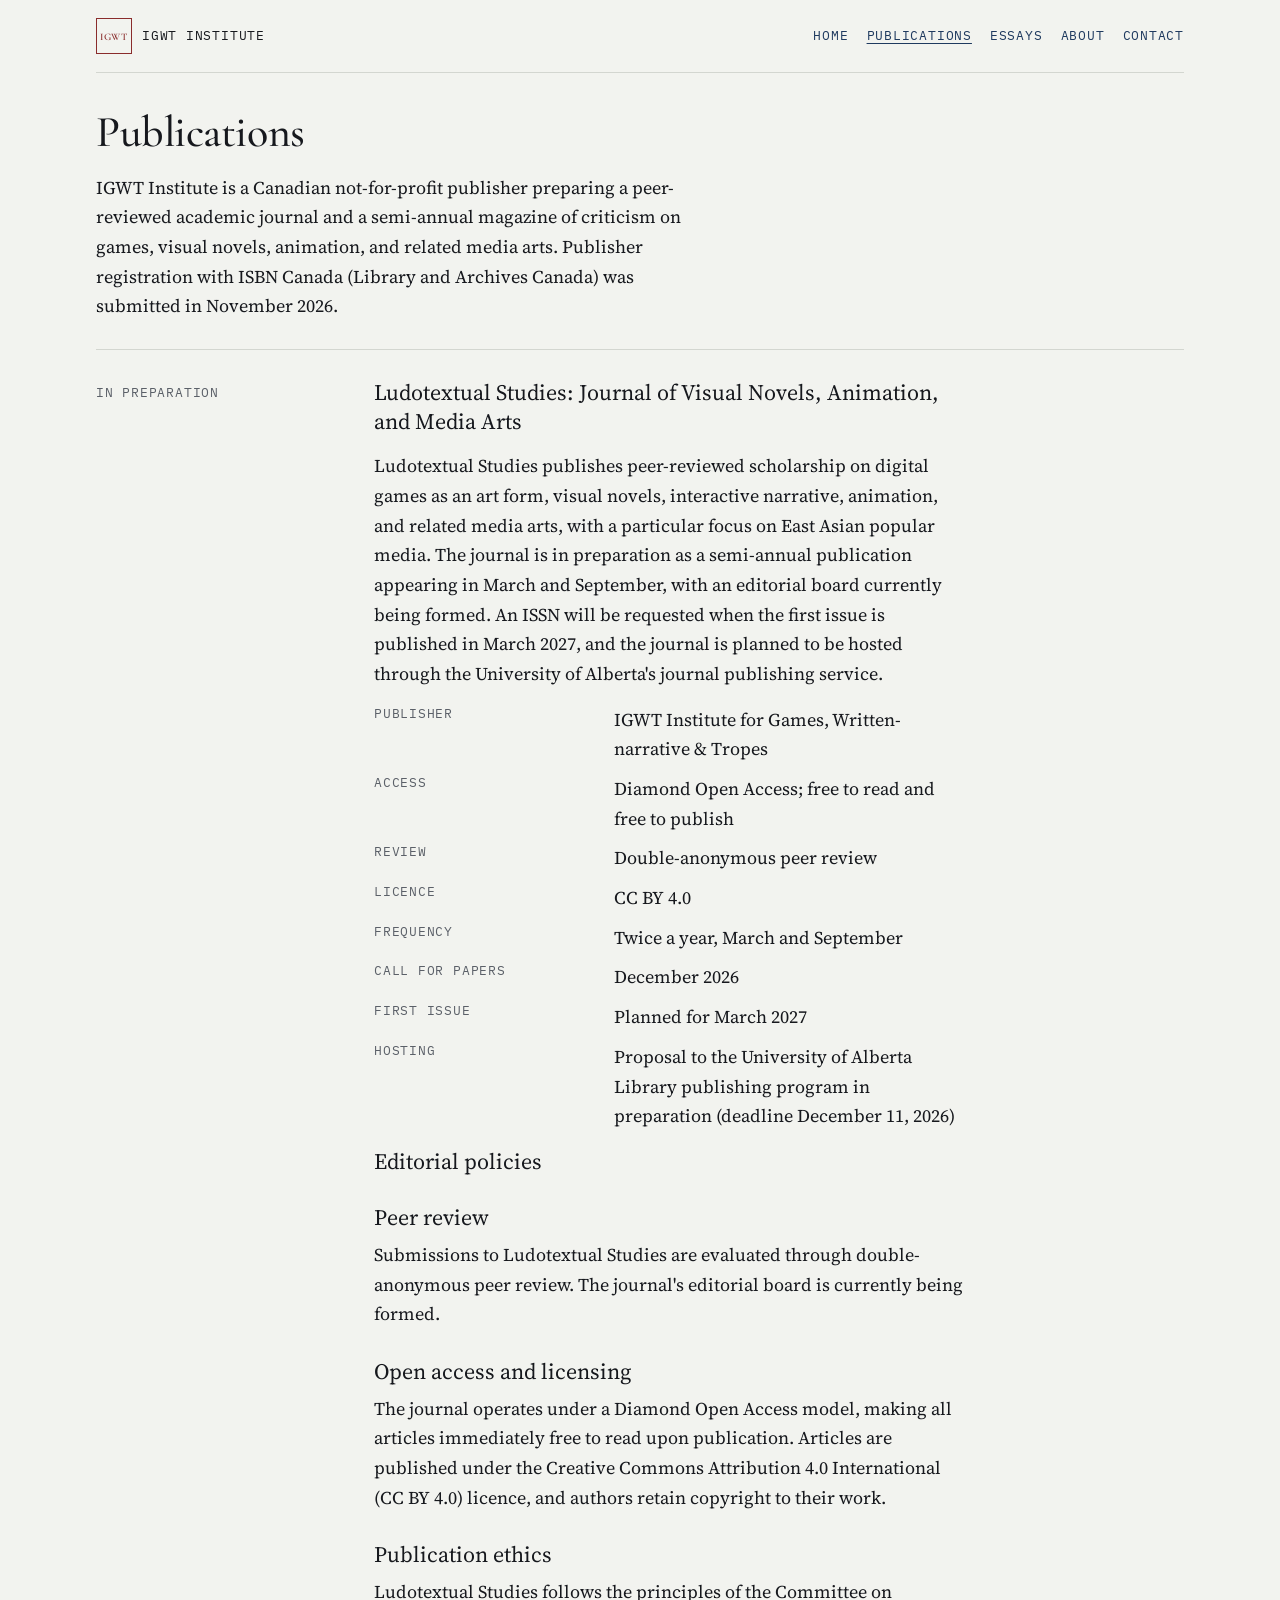
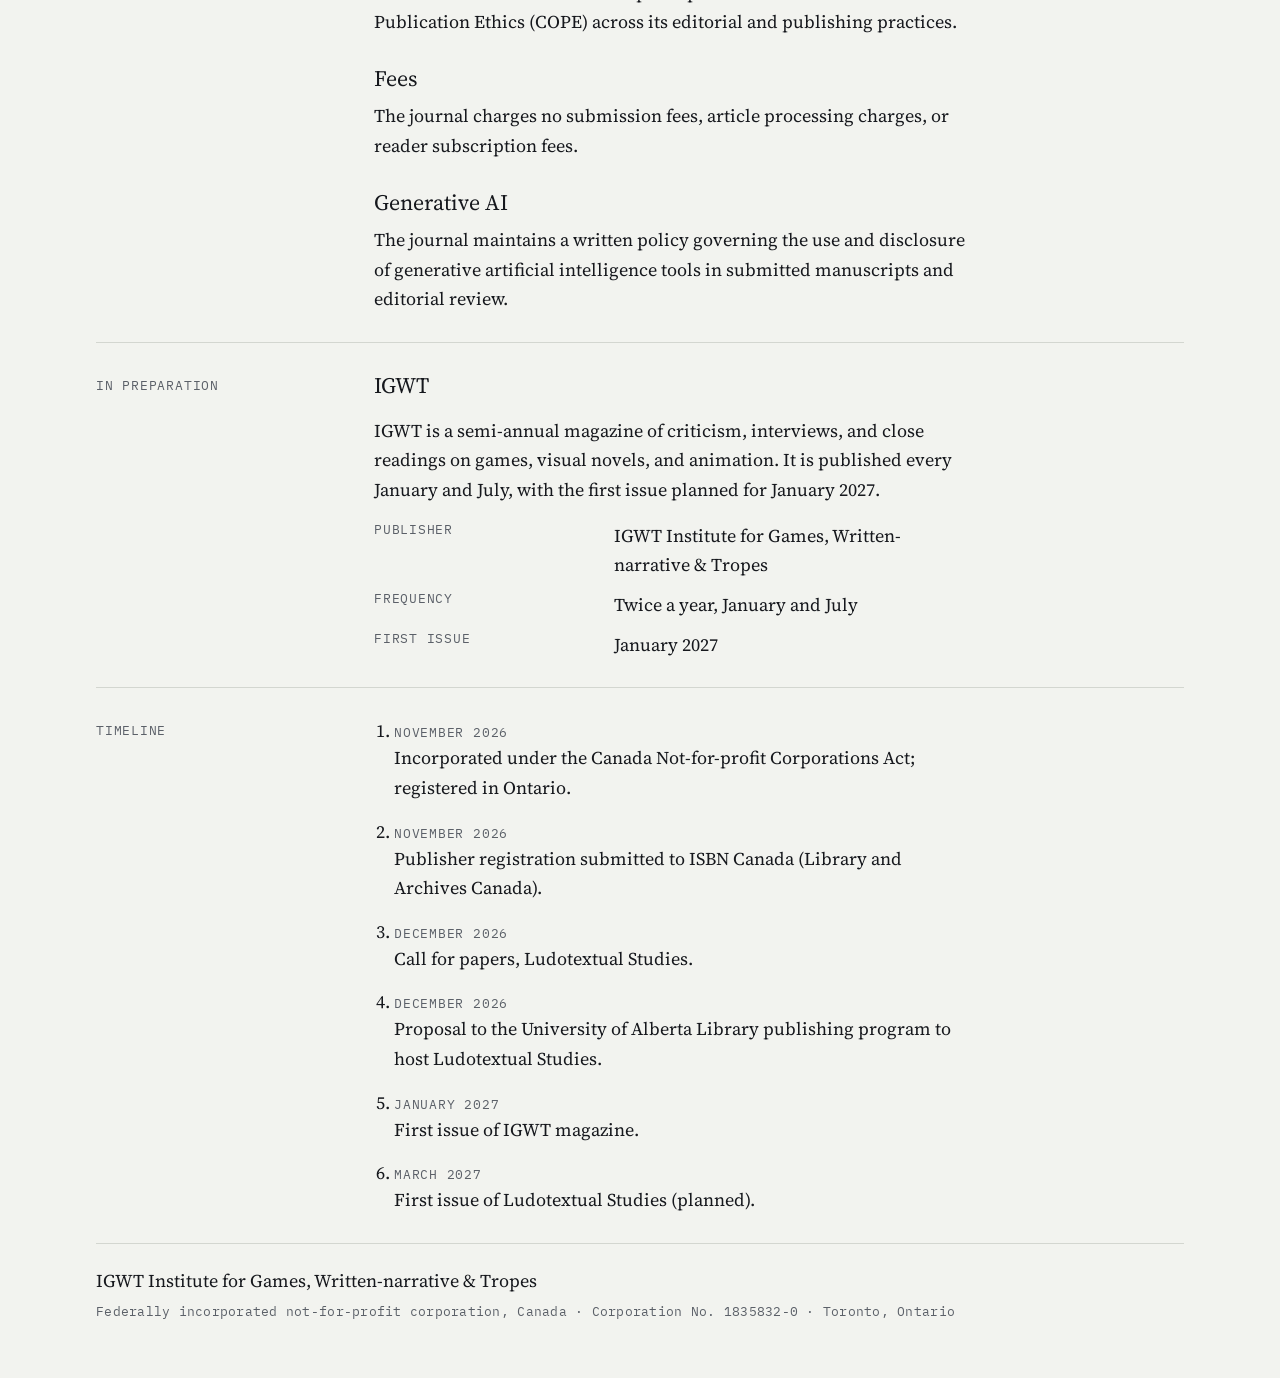
<file: publications.html>
<!DOCTYPE html>
<html lang="en">
<head>
<meta charset="utf-8">
<meta name="viewport" content="width=device-width, initial-scale=1">
<title>Publications — IGWT Institute</title>
<meta name="description" content="IGWT Institute is a Canadian not-for-profit publisher preparing a peer-reviewed academic journal and a semi-annual magazine of criticism on games, visual novels, animation, and related media arts. Publisher registration with ISBN Canada (Library and Archives Canada) was submitted in November 2026.">
<link rel="canonical" href="https://igwtinstitute.org/publications.html">
<meta property="og:title" content="Publications — IGWT Institute">
<meta property="og:description" content="IGWT Institute is a Canadian not-for-profit publisher preparing a peer-reviewed academic journal and a semi-annual magazine of criticism on games, visual novels, animation, and related media arts. Publisher registration with ISBN Canada (Library and Archives Canada) was submitted in November 2026.">
<meta property="og:type" content="website">
<meta property="og:url" content="https://igwtinstitute.org/publications.html">
<link rel="icon" href="data:image/svg+xml,%3Csvg%20xmlns%3D%22http%3A%2F%2Fwww.w3.org%2F2000%2Fsvg%22%20viewBox%3D%220%200%2032%2032%22%3E%3Crect%20width%3D%2232%22%20height%3D%2232%22%20fill%3D%22%23F2F3EF%22%2F%3E%3Crect%20x%3D%221%22%20y%3D%221%22%20width%3D%2230%22%20height%3D%2230%22%20fill%3D%22none%22%20stroke%3D%22%238A2C2C%22%20stroke-width%3D%221%22%2F%3E%3Ctext%20x%3D%2216%22%20y%3D%2220%22%20text-anchor%3D%22middle%22%20fill%3D%22%238A2C2C%22%20font-family%3D%22Georgia%2C%20serif%22%20font-size%3D%228%22%20font-weight%3D%22600%22%20letter-spacing%3D%220.5%22%3EIGWT%3C%2Ftext%3E%3C%2Fsvg%3E" type="image/svg+xml">
<link rel="stylesheet" href="https://fonts.googleapis.com/css2?family=Cormorant+Garamond:wght@500;600&family=IBM+Plex+Mono:wght@400&family=Source+Serif+4:opsz,wght@8..60,400&display=swap">
<link rel="stylesheet" href="style.css">
</head>
<body>
<div class="shell">
<header class="site-header"><a class="brand" href="index.html"><svg class="seal" viewBox="0 0 36 36" aria-hidden="true" focusable="false"><rect x="0.5" y="0.5" width="35" height="35" fill="none" stroke="currentColor" stroke-width="1"></rect><text x="18" y="22" text-anchor="middle" fill="currentColor" font-family="Cormorant Garamond, Georgia, serif" font-size="10" font-weight="600" letter-spacing="0.6">IGWT</text></svg><span>IGWT Institute</span></a><nav class="nav"><a href="index.html">Home</a><a href="publications.html" aria-current="page">Publications</a><a href="essays.html">Essays</a><a href="about.html">About</a><a href="contact.html">Contact</a></nav></header>
<main>
<section class="band"><div class="content content-full"><h1>Publications</h1><p>IGWT Institute is a Canadian not-for-profit publisher preparing a peer-reviewed academic journal and a semi-annual magazine of criticism on games, visual novels, animation, and related media arts. Publisher registration with ISBN Canada (Library and Archives Canada) was submitted in November 2026.</p></div></section>
<section class="band"><p class="label">In preparation</p><div class="content"><h2 class="subhead">Ludotextual Studies: Journal of Visual Novels, Animation, and Media Arts</h2><p>Ludotextual Studies publishes peer-reviewed scholarship on digital games as an art form, visual novels, interactive narrative, animation, and related media arts, with a particular focus on East Asian popular media. The journal is in preparation as a semi-annual publication appearing in March and September, with an editorial board currently being formed. An ISSN will be requested when the first issue is published in March 2027, and the journal is planned to be hosted through the University of Alberta&#x27;s journal publishing service.</p><dl class="facts"><div><dt>Publisher</dt><dd>IGWT Institute for Games, Written-narrative &amp; Tropes</dd></div><div><dt>Access</dt><dd>Diamond Open Access; free to read and free to publish</dd></div><div><dt>Review</dt><dd>Double-anonymous peer review</dd></div><div><dt>Licence</dt><dd>CC BY 4.0</dd></div><div><dt>Frequency</dt><dd>Twice a year, March and September</dd></div><div><dt>Call for papers</dt><dd>December 2026</dd></div><div><dt>First issue</dt><dd>Planned for March 2027</dd></div><div><dt>Hosting</dt><dd>Proposal to the University of Alberta Library publishing program in preparation (deadline December 11, 2026)</dd></div></dl><div class="stack"><h3 class="subhead">Editorial policies</h3><div class="item"><p class="subhead">Peer review</p><p>Submissions to Ludotextual Studies are evaluated through double-anonymous peer review. The journal&#x27;s editorial board is currently being formed.</p></div><div class="item"><p class="subhead">Open access and licensing</p><p>The journal operates under a Diamond Open Access model, making all articles immediately free to read upon publication. Articles are published under the Creative Commons Attribution 4.0 International (CC BY 4.0) licence, and authors retain copyright to their work.</p></div><div class="item"><p class="subhead">Publication ethics</p><p>Ludotextual Studies follows the principles of the Committee on Publication Ethics (COPE) across its editorial and publishing practices.</p></div><div class="item"><p class="subhead">Fees</p><p>The journal charges no submission fees, article processing charges, or reader subscription fees.</p></div><div class="item"><p class="subhead">Generative AI</p><p>The journal maintains a written policy governing the use and disclosure of generative artificial intelligence tools in submitted manuscripts and editorial review.</p></div></div></div></section>
<section class="band"><p class="label">In preparation</p><div class="content"><h2 class="subhead">IGWT</h2><p>IGWT is a semi-annual magazine of criticism, interviews, and close readings on games, visual novels, and animation. It is published every January and July, with the first issue planned for January 2027.</p><dl class="facts"><div><dt>Publisher</dt><dd>IGWT Institute for Games, Written-narrative &amp; Tropes</dd></div><div><dt>Frequency</dt><dd>Twice a year, January and July</dd></div><div><dt>First issue</dt><dd>January 2027</dd></div></dl></div></section>
<section class="band"><h2 class="label">Timeline</h2><div class="content"><ol class="timeline"><li><p class="meta">November 2026</p><p>Incorporated under the Canada Not-for-profit Corporations Act; registered in Ontario.</p></li><li><p class="meta">November 2026</p><p>Publisher registration submitted to ISBN Canada (Library and Archives Canada).</p></li><li><p class="meta">December 2026</p><p>Call for papers, Ludotextual Studies.</p></li><li><p class="meta">December 2026</p><p>Proposal to the University of Alberta Library publishing program to host Ludotextual Studies.</p></li><li><p class="meta">January 2027</p><p>First issue of IGWT magazine.</p></li><li><p class="meta">March 2027</p><p>First issue of Ludotextual Studies (planned).</p></li></ol></div></section>
</main>
<footer class="site-footer"><p>IGWT Institute for Games, Written-narrative &amp; Tropes</p><p class="meta">Federally incorporated not-for-profit corporation, Canada · Corporation No. 1835832-0 · Toronto, Ontario</p></footer>
</div>
</body>
</html>
</file>
<file: style.css>
body {
  --paper: #F2F3EF;
  --ink: #16181D;
  --muted: #5B6068;
  --rule: #D3D6D0;
  --accent: #1F3A5F;
  --accent-2: #8A2C2C;
  --window: #F7F8F5;
  margin: 0;
  background: var(--paper);
  color: var(--ink);
  font-family: "Source Serif 4", Georgia, serif;
  font-size: 18px;
  line-height: 1.65;
}
*, *::before, *::after { box-sizing: border-box; }
h1, h2, h3, p, ul, ol, dl { margin: 0; }
a { color: var(--accent); text-underline-offset: 3px; }
a:focus-visible { outline: 2px solid var(--accent); outline-offset: 3px; }
h1 {
  font-family: "Cormorant Garamond", Georgia, serif;
  font-weight: 500;
  font-size: 44px;
  line-height: 1.08;
  letter-spacing: -0.01em;
  color: var(--ink);
}
.essay-title {
  font-family: "Cormorant Garamond", Georgia, serif;
  font-weight: 600;
  font-size: 30px;
  line-height: 1.15;
}
h2.essay-title { color: var(--ink); }
.subhead {
  font-family: "Source Serif 4", Georgia, serif;
  font-size: 22px;
  line-height: 1.3;
  font-weight: 400;
  color: var(--ink);
}
.lede { font-size: 22px; line-height: 1.45; }
.meta, .label, .tab, .nav a, .brand, .keywords li, .facts dt {
  font-family: "IBM Plex Mono", ui-monospace, monospace;
  font-size: 13px;
  font-weight: 400;
  letter-spacing: 0.06em;
  text-transform: uppercase;
  line-height: 1.45;
}
.meta, .label, .keywords li, .facts dt { color: var(--muted); }
.tab { color: var(--ink); }
p, dd, li, h1, h2, h3 { overflow-wrap: break-word; }
.shell { max-width: 1120px; margin-inline: auto; padding: 0 16px 56px; }
.site-header {
  display: flex;
  flex-wrap: wrap;
  align-items: center;
  justify-content: space-between;
  gap: 12px 28px;
  padding-block: 18px;
  border-bottom: 1px solid var(--rule);
}
.brand {
  display: inline-flex;
  align-items: center;
  gap: 10px;
  color: var(--ink);
  text-decoration: none;
}
.seal { width: 36px; height: 36px; color: var(--accent-2); display: block; }
.nav { display: flex; flex-wrap: wrap; gap: 8px 18px; }
.nav a { color: var(--accent); text-decoration: none; }
.nav a[aria-current="page"] {
  text-decoration: underline;
  text-decoration-thickness: 1px;
  text-underline-offset: 3px;
}
.band {
  display: grid;
  grid-template-columns: repeat(12, minmax(0, 1fr));
  column-gap: 24px;
  row-gap: 8px;
  padding-block: 28px;
  border-top: 1px solid var(--rule);
}
main > .band:first-child { border-top: 0; padding-top: 36px; }
.label { grid-column: 1 / span 3; align-self: start; padding-top: 0.45em; }
.content {
  grid-column: 4 / span 9;
  max-width: 66ch;
  min-width: 0;
  display: flex;
  flex-direction: column;
  gap: 16px;
}
.content-full { grid-column: 1 / -1; }
.stack { display: flex; flex-direction: column; gap: 28px; }
.item { display: flex; flex-direction: column; gap: 8px; }
.text-window {
  position: relative;
  border: 1px solid var(--ink);
  background: var(--window);
  padding: 22px 20px 18px;
  display: flex;
  flex-direction: column;
  gap: 14px;
}
.tab {
  position: absolute;
  top: 0;
  left: 14px;
  transform: translateY(-50%);
  background: var(--window);
  padding: 0 6px;
}
.facts { display: flex; flex-direction: column; gap: 10px; }
.facts > div {
  display: grid;
  grid-template-columns: minmax(7.5rem, 14rem) minmax(0, 1fr);
  gap: 4px 16px;
}
.facts dd { margin: 0; min-width: 0; }
.timeline {
  display: flex;
  flex-direction: column;
  gap: 14px;
  margin: 0;
  padding-left: 1.25rem;
}
.keywords { list-style: none; padding: 0; display: flex; flex-wrap: wrap; gap: 4px 12px; }
.site-footer {
  border-top: 1px solid var(--rule);
  padding-top: 22px;
  display: flex;
  flex-direction: column;
  gap: 8px;
}
.site-footer .meta { text-transform: none; letter-spacing: 0.02em; }
@media (max-width: 759px) {
  .band { grid-template-columns: minmax(0, 1fr); row-gap: 10px; }
  .label, .content { grid-column: 1 / -1; }
  .label { padding-top: 0; }
  .facts > div { grid-template-columns: minmax(0, 1fr); }
}
</file>
